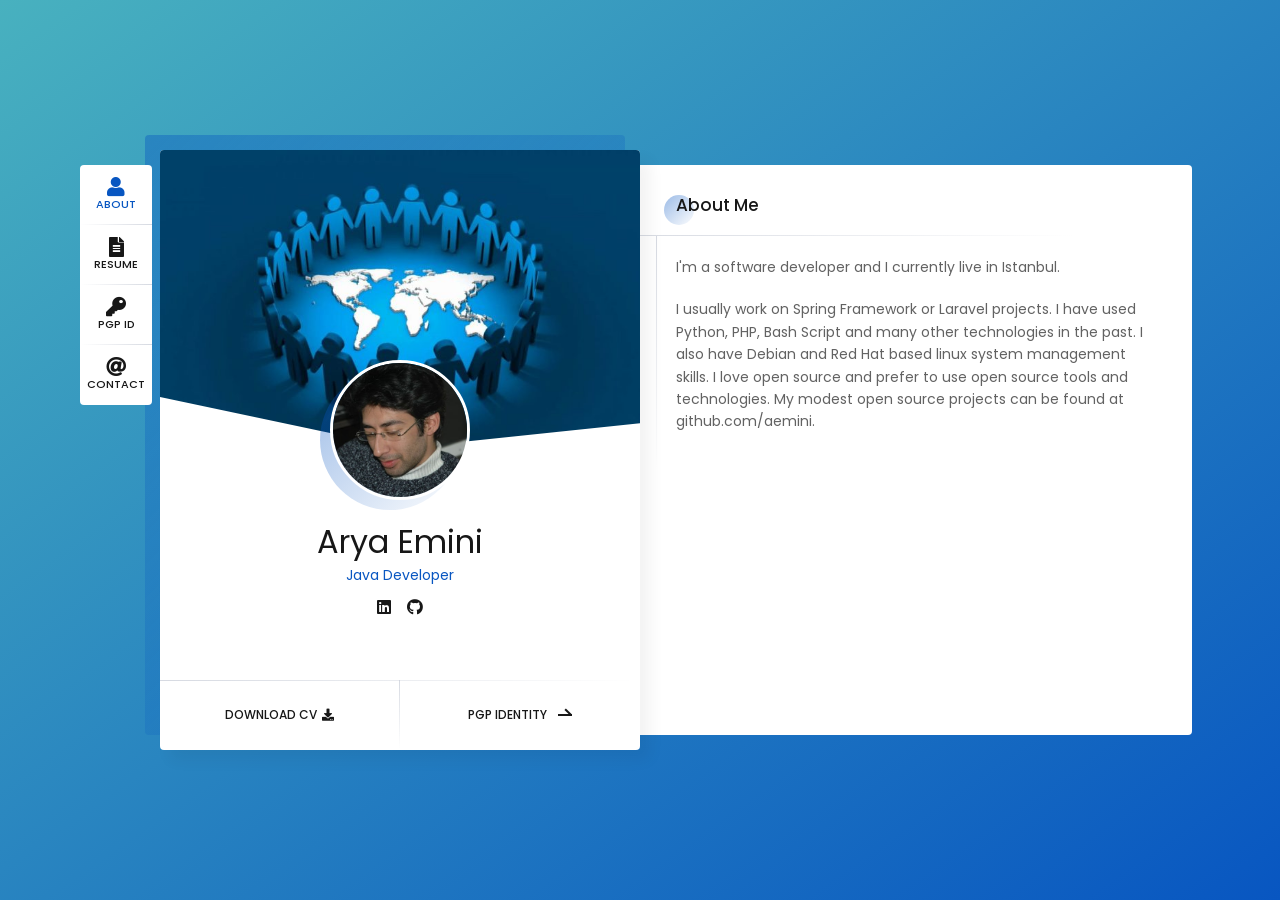
<file: index.html>
<!DOCTYPE html>
<html lang="en">
<head>
  <meta charset="UTF-8">
  <meta http-equiv="X-UA-Compatible" content="IE=edge">
  <title>Arya Emini&#39;s Personal Home Page</title>
  <meta name="viewport" content="width=device-width, initial-scale=1, maximum-scale=1">
  <meta name="description" content="Arya Emini is an organism that transforms nutrients into code">
  <meta name="author" content="Arya Emini">
  <link href="https://fonts.googleapis.com/css?family=Poppins:100,100i,200,200i,300,300i,400,400i,500,500i,600,600i,700,700i,800,800i,900,900i" rel="stylesheet">
  <link rel="stylesheet" href="https://use.fontawesome.com/releases/v5.8.1/css/all.css" integrity="sha384-50oBUHEmvpQ+1lW4y57PTFmhCaXp0ML5d60M1M7uH2+nqUivzIebhndOJK28anvf" crossorigin="anonymous">
  <link rel="stylesheet" href="./assets/css/basic.css">
  <link rel="stylesheet" href="./assets/css/layout.css">
  <link rel="stylesheet" href="./assets/css/animate.css">
  <link rel="stylesheet" href="./assets/css/gradient.css">
  <link rel="stylesheet" href="./assets/css/blue.css">
  <link rel="stylesheet" href="./assets/css/mail-button.css">
  <script async src="https://www.googletagmanager.com/gtag/js?id=UA-16558685-1"></script>
  <script>
	  window.dataLayer = window.dataLayer || [];
	  function gtag(){dataLayer.push(arguments);}
	  gtag('js', new Date());
	  gtag('config', 'UA-16558685-1');
  </script>
  <meta property="og:url" content="http://www.aryaemini.com/">
  <meta property="og:type" content="profile">
  <meta property="og:title" content="Arya Emini&#39;s Personal Home Page">
  <meta property="og:description" content="Arya Emini is an organism that transforms nutrients into code">
  <meta property="og:image" content="./img/arya-emini.jpg">
  <meta property="og:image:type" content="image/jpeg">
  <meta property="og:image:width" content="350">
  <meta property="og:image:height" content="350">
  <script type="application/ld+json">
    {
      "@context": "http://schema.org",
      "@type": "Person",
      "image": "http://www.aryaemini.com/img/arya-emini.jpg",
      "jobTitle": "Software Developer",
      "name": "Arya Emini",
      "height": "181 cm",
      "gender": "male",
      "url": "http://www.aryaemini.com",
      "sameAs" : [
        "https://www.facebook.com/bendeseni",
        "https://www.instagram.com/aryaemini/",
        "https://www.linkedin.com/in/arya-emini-47587760/",
        "https://github.com/aemini/"
      ]
    }
  </script>
</head>
<body>
<div class="page">
  <div class="preloader">
    <div class="centrize full-width">
      <div class="vertical-center">
        <div class="spinner">
          <div class="double-bounce1"></div>
          <div class="double-bounce2"></div>
        </div>
      </div>
    </div>
  </div>
  <div class="background gradient">
    <ul class="bg-bubbles">
      <li></li>
      <li></li>
      <li></li>
      <li></li>
      <li></li>
      <li></li>
      <li></li>
      <li></li>
      <li></li>
      <li></li>
    </ul>
  </div>
  <div class="container opened" data-animation-in="fadeInLeft" data-animation-out="fadeOutLeft">
  <header class="header">
    <div class="top-menu">
      <ul>
        <li class="active">
          <a href="#about-card">
            <span class="icon fas fa-user"></span>
            <span class="link">About</span>
          </a>
        </li>
        <li>
          <a href="#resume-card">
            <span class="icon fas fa-file-alt"></span>
            <span class="link">Resume</span>
          </a>
        </li>
        <li>
          <a href="#pgpkey-card">
            <span class="icon fas fa-key"></span>
            <span class="link">PGP ID</span>
          </a>
        </li>
        <li>
          <a href="#contacts-card">
            <span class="icon fas fa-at"></span>
            <span class="link">Contact</span>
          </a>
        </li>
      </ul>
    </div>
  </header>
  <div class="card-started" id="home-card">
    <div class="profile">
      <div class="slide" style="background-image: url(./img/bg.jpg);"></div>
      <div class="image">
        <img src="./img/arya-emini.jpg" alt="Arya Emini" title="Arya Emini">
      </div>
      <div class="title">Arya Emini</div>
      <div class="subtitle">Java Developer</div>
      <div class="social">
        <a target="_blank" href="https://www.linkedin.com/in/arya-emini-47587760/"><i class="fab fa-linkedin"></i></a>
        <a target="_blank" href="https://github.com/aemini/"><i class="fab fa-github"></i></a>
      </div>
      <div class="lnks">
        <a href="./doc/arya-emini-cv.pdf" class="lnk">
          <span class="text">Download CV</span>
          <span class="fas fa-fw fa-download"></span>
        </a>
        <a href="#" class="lnk discover">
          <span class="text">PGP Identity</span>
          <span class="arrow"></span>
        </a>
      </div>
    </div>
  </div>
  <div class="card-inner animated active" id="about-card">
    <div class="card-wrap">
      <div class="content about">
        <div class="title">About Me</div>
        <div class="row">
          <div class="col col-d-12 col-t-12 col-m-12 border-line-v">
            <div class="text-box"><p>I'm a software developer and I currently live in Istanbul.</p>
<p>I usually work on Spring Framework or Laravel projects. I have used Python, PHP, Bash Script and many other technologies in the past. I also have Debian and Red Hat based linux system management skills. I love open source and prefer to use open source tools and technologies. My modest open source projects can be found at <a href="https://github.com/aemini/">github.com/aemini</a>.</p>
</div>
          </div>
          <div class="clear"></div>
        </div>
      </div>
    </div>
  </div>
  <div class="card-inner" id="resume-card">
    <div class="card-wrap">
      <div class="content resume">
        <div class="title">My Resume</div>
        <div class="row">
  <div class="col col-d-6 col-t-6 col-m-12 border-line-v">
    <div class="resume-title border-line-h">
      <div class="icon"><i class="fas fa-briefcase"></i></div>
      <div class="name">Work Experiences</div>
    </div>
    <div class="resume-items">
      <div class="resume-item border-line-h active">
        <div class="date">
          <span>05.03.2019</span>
          <span> - </span>
          <span>Present</span>
        </div>
        <div class="name">Software Developer</div>
        <div class="company">ÖdeAl</div>
      </div>
      <div class="resume-item border-line-h">
        <div class="date">
          <span>22.08.2016</span>
          <span> - </span>
          <span>30.07.2018</span>
        </div>
        <div class="name">Software Developer</div>
        <div class="company">Sigma Telekom</div>
      </div>
      <div class="resume-item border-line-h">
        <div class="date">
          <span>14.07.2014</span>
          <span> - </span>
          <span>30.06.2016</span>
        </div>
        <div class="name">Product and Service Manager</div>
        <div class="company">INVIO</div>
      </div>
      <div class="resume-item border-line-h">
        <div class="date">
          <span>03.06.2013</span>
          <span> - </span>
          <span>24.07.2013</span>
        </div>
        <div class="name">Product and Service Manager</div>
        <div class="company">Kartaca</div>
      </div>
      <div class="resume-item border-line-h">
        <div class="date">
          <span>19.06.2008</span>
          <span> - </span>
          <span>02.09.2011</span>
        </div>
        <div class="name">Information Technologies Specialist</div>
        <div class="company">Boyabat Elektrik</div>
      </div>
    </div>
  </div>
  <div class="col col-d-6 col-t-6 col-m-12 border-line-v">
    <div class="resume-title border-line-h">
      <div class="icon"><i class="fas fa-user-graduate"></i></div>
      <div class="name">Education</div>
    </div>
    <div class="resume-items">
      <div class="resume-item border-line-h">
        <div class="date">2002 - 2004</div>
        <div class="name">Doğu Akdeniz Üniversitesi</div>
        <div class="company">Bilgisayar Mühendisliği</div>
        <p>
          Doğu Akdeniz Üniversitesi Bilgisayar Mühendisliği
        </p>
      </div>
      <div class="resume-item border-line-h">
        <div class="date">1999 - 2007</div>
        <div class="name">Selçuk Üniversitesi</div>
        <div class="company">Makine</div>
        <p>
          Selçuk Üniversitesi Teknik Bilimler Meslek Yüksek Okulu Makine Bölümü
        </p>
      </div>
      <div class="resume-item">
        <div class="date">2015 - 2016</div>
        <div class="name">Ortadoğu Teknik Üniversitesi</div>
        <div class="company">Sürekli Eğitim Merkezi</div>
        <p>
          Bilgi Teknolojileri Sertifika Programı
        </p>
      </div>
    </div>
  </div>
          <div class="clear"></div>
        </div>
      </div>
  <div class="content skills">
    <div class="title">My Skills</div>
    <div class="row">
      <div class="col col-d-6 col-t-6 col-m-12 border-line-v">
        <div class="skills-list">
          <div class="skill-title border-line-h">
            <div class="icon"><i class="fas fa-terminal"></i></div>
            <div class="name">System Administration</div>
          </div>
          <ul>
            <li class="border-line-h">
              <div class="name">Docker</div>
              <div class="progress">
                <div class="percentage" style="width: 80%"></div>
              </div>
            </li>
            <li class="border-line-h">
              <div class="name">MySQL</div>
              <div class="progress">
                <div class="percentage" style="width: 95%"></div>
              </div>
            </li>
            <li class="border-line-h">
              <div class="name">Ossec</div>
              <div class="progress">
                <div class="percentage" style="width: 75%"></div>
              </div>
            </li>
            <li class="border-line-h">
              <div class="name">PostgreSQL</div>
              <div class="progress">
                <div class="percentage" style="width: 75%"></div>
              </div>
            </li>
            <li class="border-line-h">
              <div class="name">Graylog</div>
              <div class="progress">
                <div class="percentage" style="width: 80%"></div>
              </div>
            </li>
          </ul>
        </div>
      </div>
      <div class="col col-d-6 col-t-6 col-m-12 border-line-v">
        <div class="skills-list">
          <div class="skill-title border-line-h">
            <div class="icon"><i class="fas fa-code"></i></div>
            <div class="name">Software Development</div>
          </div>
          <ul>
            <li class="border-line-h">
              <div class="name">Laravel</div>
              <div class="progress">
                <div class="percentage" style="width: 60%"></div>
              </div>
            </li>
            <li class="border-line-h">
              <div class="name">Spring Framework</div>
              <div class="progress">
                <div class="percentage" style="width: 70%"></div>
              </div>
            </li>
          </ul>
        </div>
      </div>
      <div class="clear"></div>
    </div>
  </div>
    </div>
  </div>
  <div class="card-inner pgpkey" id="pgpkey-card">
    <div class="card-wrap">
      <div class="content pgpkey">
        <div class="title">OpenPGP Identity - Arya Emini</div>
        <div class="row">
          <div class="col col-d-12 col-t-12 col-m-12 border-line-v">
            <p><strong>Name:</strong><br>Arya Emini</p>
            <p><strong>Email:</strong><br>arya@aryaemini.com</p>
            <p><strong>Fingerprint:</strong><br>6BD6 E3EE 55C0 8E69 7F44<br>A6E1 898B C608 88FD 8BF7</p>
            <p><strong>Created:</strong><br>2026-07-16</p>
            <p><strong>Primary key:</strong><br>Ed25519 (certification and signing)</p>
            <p><strong>Encryption subkey:</strong><br>CV25519 (encryption)</p>
            <p><strong>Capabilities:</strong><br>Certification, signing and encryption</p>
            <p><strong>Status:</strong><br>Active OpenPGP identity</p>
            <p><strong>Public key:</strong><br><a href="./pgp/arya-public-key.asc" download>arya-public-key.asc</a></p>
          </div>
        </div>
      </div>
    </div>
  </div>
  <div class="card-inner contacts" id="contacts-card">
    <div class="card-wrap">
      <div class="content contacts">
        <div class="title">Contact Form</div>
        <div class="row">
          <div class="col col-d-12 col-t-12 col-m-12 border-line-v">
            <h1>The contact form is currently unavailable.</h1>
          </div>
        </div>
      </div>
    </div>
  </div>
  </div>
</div>
<script src="./assets/js/jquery-3.4.0.min.js"></script>
<script src="./assets/js/jquery.validate.min.js"></script>
<script src="./assets/js/jquery.slimscroll.js"></script>
<script src="./assets/js/scripts.js"></script>
<script>
function recaptchaCallback(foo) {
	$('#mailSendBtn').removeClass('mailSendBtn');
	$("#recaptchaSection").hide();
	$('#contactForm').submit();
}
function expireCallback() {
	$('#mailSendBtn').addClass('mailSendBtn');
	$("#recaptchaSection").show();
}
</script>
</body>
</html>
</file>
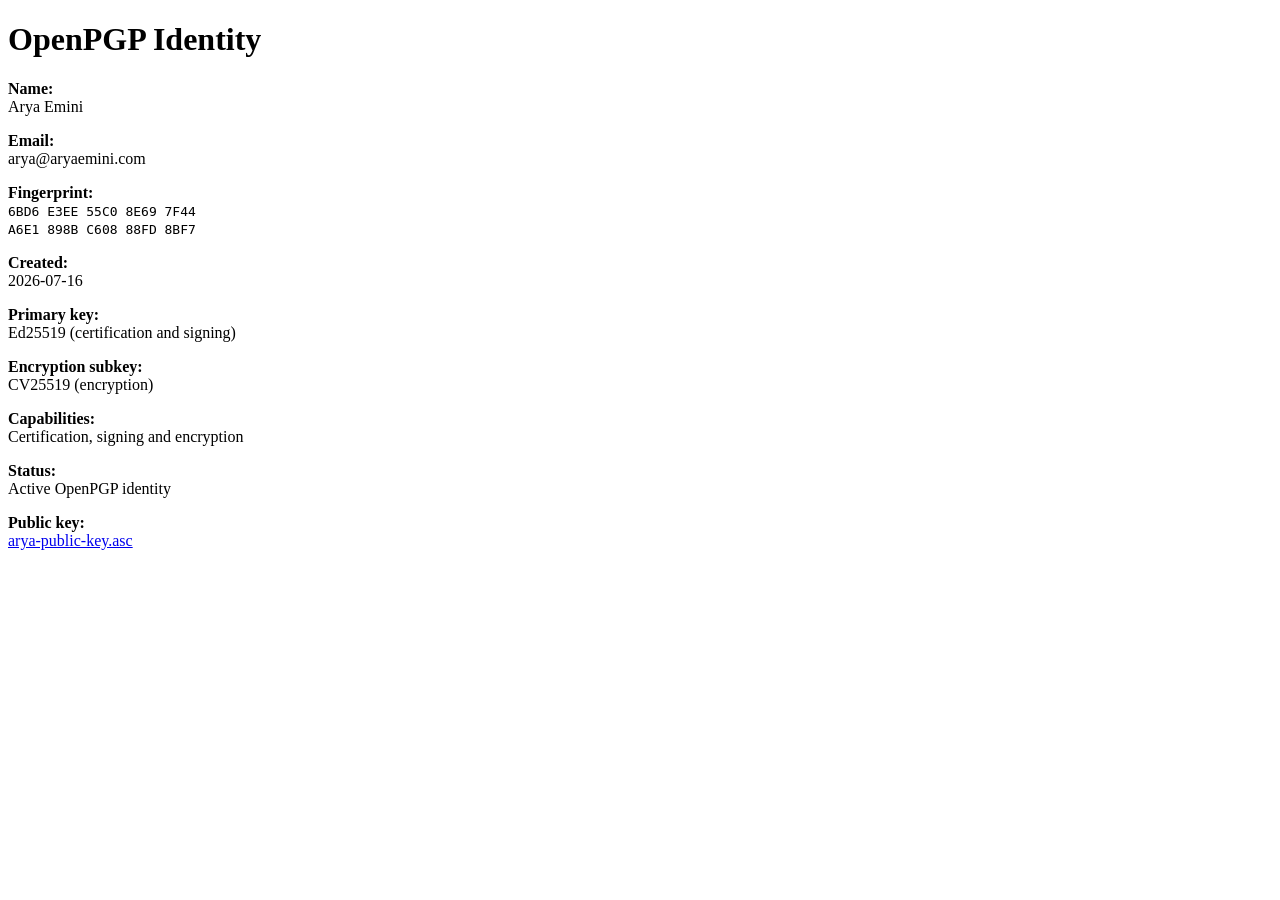
<file: pgp/index.html>
<!doctype html>
<html lang="en">
  <head>
    <meta charset="utf-8">
    <title>OpenPGP Identity - Arya Emini</title>
  </head>
  <body>
    <h1>OpenPGP Identity</h1>
    <p><strong>Name:</strong><br>Arya Emini</p>
    <p><strong>Email:</strong><br>arya@aryaemini.com</p>
    <p><strong>Fingerprint:</strong><br><code>6BD6 E3EE 55C0 8E69 7F44<br>A6E1 898B C608 88FD 8BF7</code></p>
    <p><strong>Created:</strong><br>2026-07-16</p>
    <p><strong>Primary key:</strong><br>Ed25519 (certification and signing)</p>
    <p><strong>Encryption subkey:</strong><br>CV25519 (encryption)</p>
    <p><strong>Capabilities:</strong><br>Certification, signing and encryption</p>
    <p><strong>Status:</strong><br>Active OpenPGP identity</p>
    <p><strong>Public key:</strong><br><a href="./arya-public-key.asc" download>arya-public-key.asc</a></p>
  </body>
</html>
</file>
<file: assets/css/basic.css>
/*
*	 Author: beshleyua
*	 Author URL: http://themeforest.net/user/beshleyua
*/

/* TABLE OF CONTENTS
	1. Base
	2. Container
	3. Columns
	4. Preloader
	5. Typography
	6. Forms
	7. Alignments
	8. Animations
*/

/*
	1. Basic
*/

html {
	margin-right: 0!important;
}

body {
	margin: 0;
	padding: 0;
	border: none;
	font-family: 'Poppins';
	font-size: 14px;
	color: #626262;
	background: #d8dbe2;
	letter-spacing: 0em;
	font-weight: 400;
	-webkit-font-smoothing: antialiased;
	-webkit-text-size-adjust: 100%;
}

.page {
	position: absolute;
	overflow: hidden;
	width: 100%;
	height: 100%;
}

@media (max-width: 1023px) {
	.page {
		overflow: visible;
	}

}

* {
	box-sizing: border-box;
	-webkit-box-sizing: border-box;
}

/*
	2. Container
*/
.container {
	margin: -300px 0 0 -240px;
	position: absolute;
	top: 50%;
	left: 50%;
	width: 480px;
	height: 600px;
	transform: translateX(0px);
	-webkit-transform: translateX(0px);
	-moz-transform: translateX(0px);
	-o-transform: translateX(0px);
	transition: all 0.4s ease 0s;
	-moz-transition: all 0.4s ease 0s;
	-webkit-transition: all 0.4s ease 0s;
	-o-transition: all 0.4s ease 0s;
}

.container.opened {
	transform: translateX(-240px);
	-webkit-transform: translateX(-240px);
	-moz-transform: translateX(-240px);
	-o-transform: translateX(-240px);
}

@media (max-width: 1072px) {
	.container {
		margin: -300px 0 0 -220px;
		width: 440px;
	}

	.container.opened {
		transform: translateX(-204px);
		-webkit-transform: translateX(-204px);
		-moz-transform: translateX(-204px);
		-o-transform: translateX(-204px);
	}

}

@media (max-width: 1023px) {
	.container {
		margin: 0 auto;
		position: relative;
		top: 83px;
		left: 0;
		width: auto;
		max-width: 540px;
		height: auto;
		transform: none;
		-webkit-transform: none;
		-moz-transform: none;
		-o-transform: none;
	}

	.container.opened {
		transform: none;
		-webkit-transform: none;
		-moz-transform: none;
		-o-transform: none;
	}

}

@media (max-width: 560px) {
	.container {
		margin: 0 5px;
		top: 78px;
		width: auto;
		max-width: 100%;
	}

}

.background {
	position: fixed;
	top: 0%;
	left: 0%;
	width: 100%;
	height: 100%;
	background-position: center center;
	background-repeat: no-repeat;
	background-size: cover;
	background-color: rgba(120, 204, 109, 0.4);
}


/*
	3. Columns
*/
.row {
	margin: 0 -20px;
	position: relative;
	font-size: 0;
}

.row .col {
	padding: 20px;
	position: relative;
	display: inline-block;
	vertical-align: top;
	font-size: 14px;
}

.row .col .col {
	padding-top: 0;
	padding-bottom: 20px;
}

@media (min-width: 1024px) {
	.row .col.col-d-12 {
		width: 99.996%;
	}

	.row .col.col-d-11 {
		width: 91.663%;
	}

	.row .col.col-d-10 {
		width: 83.333%;
	}

	.row .col.col-d-9 {
		width: 74.997%;
	}

	.row .col.col-d-8 {
		width: 66.664%;
	}

	.row .col.col-d-7 {
		width: 58.331%;
	}

	.row .col.col-d-6 {
		width: 49.998%;
	}

	.row .col.col-d-5 {
		width: 41.665%;
	}

	.row .col.col-d-4 {
		width: 33.332%;
	}

	.row .col.col-d-3 {
		width: 24.999%;
	}

	.row .col.col-d-2 {
		width: 16.666%;
	}

	.row .col.col-d-1 {
		width: 8.333%;
	}

}

@media (max-width: 1023px) {
	.row .col.col-t-12 {
		width: 99.996%;
	}

	.row .col.col-t-11 {
		width: 91.663%;
	}

	.row .col.col-t-10 {
		width: 83.333%;
	}

	.row .col.col-t-9 {
		width: 74.997%;
	}

	.row .col.col-t-8 {
		width: 66.664%;
	}

	.row .col.col-t-7 {
		width: 58.331%;
	}

	.row .col.col-t-6 {
		width: 49.998%;
	}

	.row .col.col-t-5 {
		width: 41.665%;
	}

	.row .col.col-t-4 {
		width: 33.332%;
	}

	.row .col.col-t-3 {
		width: 24.999%;
	}

	.row .col.col-t-2 {
		width: 16.666%;
	}

	.row .col.col-t-1 {
		width: 8.333%;
	}

}

@media (max-width: 560px) {
	.row .col.col-m-12 {
		width: 99.996%;
	}

	.row .col.col-m-11 {
		width: 91.663%;
	}

	.row .col.col-m-10 {
		width: 83.333%;
	}

	.row .col.col-m-9 {
		width: 74.997%;
	}

	.row .col.col-m-8 {
		width: 66.664%;
	}

	.row .col.col-m-7 {
		width: 58.331%;
	}

	.row .col.col-m-6 {
		width: 49.998%;
	}

	.row .col.col-m-5 {
		width: 41.665%;
	}

	.row .col.col-m-4 {
		width: 33.332%;
	}

	.row .col.col-m-3 {
		width: 24.999%;
	}

	.row .col.col-m-2 {
		width: 16.666%;
	}

	.row .col.col-m-1 {
		width: 8.333%;
	}

}

.row:after {
	content: '';
	display: block;
	clear: both;
}

.border-line-v:before {
	content: '';
	position: absolute;
	left: 0;
	top: 0;
	width: 1px;
	height: 100%;
	background: -moz-radial-gradient(top, ellipse cover, rgba(197, 202, 213, 0.7) 0%, rgba(255, 255, 255, 0) 70%);
	background: -webkit-radial-gradient(top, ellipse cover, rgba(197, 202, 213, 0.7) 0%, rgba(255, 255, 255, 0) 70%);
	background: radial-gradient(ellipse at top, rgba(197, 202, 213, 0.7) 0%, rgba(255, 255, 255, 0) 70%);
}

.border-line-h:after {
	content: '';
	position: absolute;
	left: 0;
	bottom: 0;
	width: 100%;
	height: 1px;
	background: -moz-radial-gradient(left, ellipse cover, rgba(197, 202, 213, 0.7) 0%, rgba(255, 255, 255, 0) 70%);
	background: -webkit-radial-gradient(left, ellipse cover, rgba(197, 202, 213, 0.7) 0%, rgba(255, 255, 255, 0) 70%);
	background: radial-gradient(ellipse at left, rgba(197, 202, 213, 0.7) 0%, rgba(255, 255, 255, 0) 70%);
}

/*
	4. Preloader
*/
.preloader {
	position: fixed;
	top: 0;
	left: 0;
	width: 100%;
	height: 100%;
	text-align: center;
	background: #ffffff;
	z-index: 1000;
}

.preloader .spinner {
	position: relative;
	display: inline-block;
	width: 40px;
	height: 40px;
}

.preloader .spinner .double-bounce1,
.preloader .spinner .double-bounce2 {
	position: absolute;
	top: 0;
	left: 0;
	width: 100%;
	height: 100%;
	background: #78cc6d;
	opacity: 1;
	-webkit-animation: sk-bounce 2s infinite ease-in-out;
	animation: sk-bounce 2s infinite ease-in-out;
	border-radius: 50%;
	-moz-border-radius: 50%;
	-webkit-border-radius: 50%;
	-khtml-border-radius: 50%;
}

.preloader .spinner .double-bounce2 {
	-webkit-animation-delay: -1s;
	animation-delay: -1s;
	opacity: 0.1;
}

/*
	5. Typography
*/
h1,
h2,
h3,
h4,
h5,
h6 {
	margin: 0 0 5px 0;
	font-family: 'Poppins';
	font-size: 25px;
	color: #171717;
	line-height: 33px;
	font-weight: 500;
}

h2 {
	font-size: 24px;
}

h3 {
	font-size: 22px;
}

h4 {
	font-size: 20px;
}

h5 {
	font-size: 18px;
}

h6 {
	font-size: 16px;
}

p {
	font-size: 14px;
	line-height: 1.6;
	padding: 0;
	margin: 0 0 20px 0;
}

strong {
	font-weight: 500;
}

/* links, buttons */
.lnks {
	position: absolute;
	bottom: 0;
	left: 0;
	width: 100%;
	height: 70px;
	z-index: 10;
}

.lnks:before {
	content: '';
	position: absolute;
	left: 0;
	top: 0;
	width: 100%;
	height: 1px;
	background: -moz-radial-gradient(left, ellipse cover, rgba(197, 202, 213, 0.7) 0%, rgba(255, 255, 255, 0) 70%);
	background: -webkit-radial-gradient(left, ellipse cover, rgba(197, 202, 213, 0.7) 0%, rgba(255, 255, 255, 0) 70%);
	background: radial-gradient(ellipse at left, rgba(197, 202, 213, 0.7) 0%, rgba(255, 255, 255, 0) 70%);
}

.lnk,
.button {
	position: relative;
	float: left;
	width: 50%;
	height: 70px;
	line-height: 70px;
	font-size: 12px;
	color: #171717;
	font-weight: 500;
	text-align: center;
	text-decoration: none;
	text-transform: uppercase;
	border: none;
}

.lnk:before,
.button:before {
	content: '';
	position: absolute;
	right: 0;
	top: 0;
	width: 1px;
	height: 100%;
	background: -moz-radial-gradient(top, ellipse cover, rgba(197, 202, 213, 0.7) 0%, rgba(255, 255, 255, 0) 70%);
	background: -webkit-radial-gradient(top, ellipse cover, rgba(197, 202, 213, 0.7) 0%, rgba(255, 255, 255, 0) 70%);
	background: radial-gradient(ellipse at top, rgba(197, 202, 213, 0.7) 0%, rgba(255, 255, 255, 0) 70%);
}

.lnk .ion,
.button .ion,
.lnk .arrow,
.button .arrow {
	margin: 0 0 0 8px;
	position: relative;
	top: -2px;
	display: inline-block;
	vertical-align: middle;
	font-size: 18px;
	transition: all 0.3s ease 0s;
	-moz-transition: all 0.3s ease 0s;
	-webkit-transition: all 0.3s ease 0s;
	-o-transition: all 0.3s ease 0s;
}

.lnk .arrow,
.button .arrow {
	top: -1px;
	width: 14px;
	height: 2px;
}

.lnk .arrow:before,
.button .arrow:before,
.lnk .arrow:after,
.button .arrow:after {
	content: '';
	position: absolute;
	left: 0;
	top: 0;
	width: 100%;
	height: 100%;
	background: #171717;
	transition: all 0.3s ease 0s;
	-moz-transition: all 0.3s ease 0s;
	-webkit-transition: all 0.3s ease 0s;
	-o-transition: all 0.3s ease 0s;
}

.lnk .arrow:after,
.button .arrow:after {
	left: auto;
	top: auto;
	right: 0;
	bottom: 3px;
	width: 8px;
	height: 2px;
	transform: rotate(45deg);
	-webkit-transform: rotate(45deg);
	-moz-transform: rotate(45deg);
	-o-transform: rotate(45deg);
}

.lnk .text,
.button .text {
	transition: all 0.3s ease 0s;
	-moz-transition: all 0.3s ease 0s;
	-webkit-transition: all 0.3s ease 0s;
	-o-transition: all 0.3s ease 0s;
}

.lnk:last-child:before,
.button:last-child:before {
	display: none;
}

.lnk:hover,
.button:hover {
	color: #78cc6d;
}

.lnk:hover .ion,
.button:hover .ion {
	color: #78cc6d;
}

.lnk:hover .arrow:before,
.button:hover .arrow:before,
.lnk:hover .arrow:after,
.button:hover .arrow:after {
	background: #78cc6d;
}

.button {
	display: inline-block;
	float: none;
	width: auto;
}

a {
	color: #626262;
	text-decoration: none;
	opacity: 1;
	outline: none;
}

a:hover {
	text-decoration: none;
	color: #78cc6d;
}

/* lists */
ol,
ul {
	list-style: none;
	margin-top: 0px;
	margin-bottom: 0px;
	padding-left: 0px;
}

ul ul,
ul ol,
ol ol,
ol ul {
	margin-bottom: 0px;
}

li {
	margin-bottom: 0px;
}

/* code */
code {
	background: #d8dbe2;
	font-size: 16px;
	font-family: 'Poppins';
	margin: 20px 0;
	padding: 10px 20px;
}

/* tables */
table {
	width: 100%;
	margin: 30px 0;
	padding: 0;
	border-collapse: collapse;
}

th {
	font-weight: 500;
	border: none;
	border-bottom: 1px solid #d8dbe2;
	color: #171717;
	padding: 12px 15px;
	text-align: left;
}

td {
	border: none;
	border-bottom: 1px solid #d8dbe2;
	padding: 12px 15px;
	text-align: left;
	color: #626262;
}

/* blockquote */
blockquote {
	font-family: 'Poppins';
}

/*
	6. Forms
*/
input,
textarea,
button {
	margin: 0;
	padding: 0;
	display: block;
	font-family: 'Poppins';
	font-size: 13px;
	width: 100%;
	height: 60px;
	color: #171717;
	background: none;
	border: none;
	border-bottom: 1px solid #d8dbe2;
	-webkit-appearance: none;
	-moz-appearance: none;
	appearance: none;
	resize: none;
	outline: 0;
	transition: all 0.3s ease 0s;
	-moz-transition: all 0.3s ease 0s;
	-webkit-transition: all 0.3s ease 0s;
	-o-transition: all 0.3s ease 0s;
	border-radius: 0px;
	-moz-border-radius: 0px;
	-webkit-border-radius: 0px;
	-khtml-border-radius: 0px;
}

input:focus,
textarea:focus,
button:focus {
	color: #171717;
	border-bottom: 1px solid #78cc6d;
}

textarea {
	padding: 15px 0;
	height: 80px;
}

button {
	width: auto;
	display: inline-block;
	vertical-align: top;
	color: #171717;
	border-bottom: 1px solid #d8dbe2;
	text-align: left;
	cursor: pointer;
}

button:hover {
	border-bottom: 1px solid #78cc6d;
}

label,
legend {
	display: block;
	padding-bottom: 10px;
	font-family: 'Poppins';
	font-size: 14px;
}

fieldset {
	border-width: 0;
	padding: 0;
}

input[type="checkbox"],
input[type="radio"] {
	display: inline;
}

::-webkit-input-placeholder {
	color: #999999;
}

:-moz-placeholder {
	color: #999999;
}

::-moz-placeholder {
	color: #999999;
}

:-ms-input-placeholder {
	color: #999999;
}

input:focus::-webkit-input-placeholder,
textarea:focus::-webkit-input-placeholder {
	color: #171717;
}

input:focus:-moz-placeholder,
textarea:focus:-moz-placeholder {
	color: #171717;
}

input:focus::-moz-placeholder,
textarea:focus::-moz-placeholder {
	color: #171717;
}

input:focus:-ms-input-placeholder,
textarea:focus:-ms-input-placeholder {
	color: #171717;
}

input.error,
textarea.error {
	border-bottom: 1px solid #ff0000 !important;
}

label.error {
	display: none!important;
}

input.error::-moz-placeholder,
textarea.error::-moz-placeholder {
	color: #ff0000;
}

input.error:-moz-placeholder,
textarea.error:-moz-placeholder {
	color: #ff0000;
}

input.error:-ms-input-placeholder,
textarea.error:-ms-input-placeholder {
	color: #ff0000;
}

input.error::-webkit-input-placeholder,
textarea.error::-webkit-input-placeholder {
	color: #ff0000;
}

/*
	7. Alignments
*/
.align-center {
	text-align: center !important;
}

.align-right {
	text-align: right !important;
}

.align-left {
	text-align: left !important;
}

.pull-right {
	float: right !important;
}

.pull-left {
	float: left !important;
}

.pull-none {
	float: none !important;
}

/* width */
.full-width {
	max-width: 100% !important;
	width: 100% !important;
}

.full-max-width {
	max-width: 100% !important;
	width: auto !important;
}

/* vertical align */
.centrize {
	display: table !important;
	table-layout: fixed !important;
	height: 100% !important;
	position: relative !important;
}

.vertical-center {
	display: table-cell !important;
	vertical-align: middle !important;
}

.vertical-top {
	display: table-cell !important;
	vertical-align: top !important;
}

.vertical-bottom {
	display: table-cell !important;
	vertical-align: bottom !important;
}

/* text formating */
.text-uppercase {
	text-transform: uppercase !important;
}

.text-lowercase {
	text-transform: lowercase !important;
}

.text-capitalize {
	text-transform: capitalize !important;
}

.text-regular {
	font-weight: 400 !important;
}

.text-bold {
	font-weight: 700 !important;
}

.text-italic {
	font-style: italic !important;
}

/* clearing */
.clear {
	clear: both;
}

/*
	8. Animations
*/
/* flip cards */
.FlipIn {
	-webkit-backface-visibility: visible !important;
	backface-visibility: visible !important;
	-webkit-animation-duration: 0.7s !important;
	animation-duration: 0.7s !important;
	-webkit-animation-name: FlipIn;
	animation-name: FlipIn;
}

@-webkit-keyframes FlipIn {
	from {
		-webkit-transform: perspective(400px) rotate3d(0, 1, 0, 90deg);
		transform: perspective(400px) rotate3d(0, 1, 0, 90deg);
		-webkit-animation-timing-function: ease-in;
		animation-timing-function: ease-in;
		opacity: 0;
	}

	60% {
		-webkit-transform: perspective(400px) rotate3d(0, 1, 0, 0deg);
		transform: perspective(400px) rotate3d(0, 1, 0, 0deg);
		opacity: 1;
	}

	80% {
		-webkit-transform: perspective(400px) rotate3d(0, 1, 0, -5deg);
		transform: perspective(400px) rotate3d(0, 1, 0, -5deg);
	}

	to {
		-webkit-transform: perspective(400px);
		transform: perspective(400px);
	}

}

@keyframes FlipIn {
	from {
		-webkit-transform: perspective(400px) rotate3d(0, 1, 0, 90deg);
		transform: perspective(400px) rotate3d(0, 1, 0, 90deg);
		-webkit-animation-timing-function: ease-in;
		animation-timing-function: ease-in;
		opacity: 0;
	}

	60% {
		-webkit-transform: perspective(400px) rotate3d(0, 1, 0, 0deg);
		transform: perspective(400px) rotate3d(0, 1, 0, 0deg);
		opacity: 1;
	}

	80% {
		-webkit-transform: perspective(400px) rotate3d(0, 1, 0, -5deg);
		transform: perspective(400px) rotate3d(0, 1, 0, -5deg);
	}

	to {
		-webkit-transform: perspective(400px);
		transform: perspective(400px);
	}

}

.FlipOut {
	-webkit-animation-duration: 0.7s !important;
	animation-duration: 0.7s !important;
	-webkit-backface-visibility: visible !important;
	backface-visibility: visible !important;
	-webkit-animation-name: FlipOut;
	animation-name: FlipOut;
}

@-webkit-keyframes FlipOut {
	from {
		-webkit-transform: perspective(400px);
		transform: perspective(400px);
	}

	30% {
		-webkit-transform: perspective(400px) rotate3d(0, 1, 0, -5deg);
		transform: perspective(400px) rotate3d(0, 1, 0, -5deg);
		opacity: 1;
	}

	to {
		-webkit-transform: perspective(400px) rotate3d(0, 1, 0, 90deg);
		transform: perspective(400px) rotate3d(0, 1, 0, 90deg);
		opacity: 0;
	}

}

@keyframes FlipOut {
	from {
		-webkit-transform: perspective(400px);
		transform: perspective(400px);
	}

	30% {
		-webkit-transform: perspective(400px) rotate3d(0, 1, 0, -5deg);
		transform: perspective(400px) rotate3d(0, 1, 0, -5deg);
		opacity: 1;
	}

	to {
		-webkit-transform: perspective(400px) rotate3d(0, 1, 0, 90deg);
		transform: perspective(400px) rotate3d(0, 1, 0, 90deg);
		opacity: 0;
	}

}

/* preloader */
@-webkit-keyframes sk-bounce {
	0%,
	100% {
		-webkit-transform: scale(0);
	}

	50% {
		-webkit-transform: scale(1);
	}

}

@keyframes sk-bounce {
	0%,
	100% {
		transform: scale(0);
		-webkit-transform: scale(0);
	}

	50% {
		transform: scale(1);
		-webkit-transform: scale(1);
	}

}
</file>
<file: assets/css/layout.css>
/*
*	 Author: beshleyua
*	 Author URL: http://themeforest.net/user/beshleyua
*/

/* TABLE OF CONTENTS
	1. Base
	2. Container
	3. Columns
	4. Preloader
	5. Typography
	6. Forms
	7. Alignments
	8. Animations
*/

/*
	1. Header
*/

.header {
	position: absolute;
	left: -80px;
	top: 15px;
	width: 72px;
	z-index: 100;
	text-align: center;
	opacity: 1;
	visibility: visible;
	border-radius: 4px;
	-moz-border-radius: 4px;
	-webkit-border-radius: 4px;
	-khtml-border-radius: 4px;
}

.header.active {
	opacity: 1!important;
	visibility: visible!important;
}

.header .top-menu {
	width: 100%;
	font-size: 0;
}

.header .top-menu ul li {
	display: block;
	transition: color 0.3s ease 0s;
	-moz-transition: color 0.3s ease 0s;
	-webkit-transition: color 0.3s ease 0s;
	-o-transition: color 0.3s ease 0s;
}

.header .top-menu ul li:first-child a {
	border-radius: 4px 4px 0 0;
	-moz-border-radius: 4px 4px 0 0;
	-webkit-border-radius: 4px 4px 0 0;
	-khtml-border-radius: 4px 4px 0 0;
}

.header .top-menu ul li:last-child a {
	border-radius: 0 0 4px 4px;
	-moz-border-radius: 0 0 4px 4px;
	-webkit-border-radius: 0 0 4px 4px;
	-khtml-border-radius: 0 0 4px 4px;
	border: none;
}

.header .top-menu ul li:last-child a:before {
	display: none;
}

.header .top-menu ul li a {
	position: relative;
	overflow: hidden;
	display: block;
	height: 72px;
	color: #171717;
	text-align: center;
	background: #ffffff;
}

.header .top-menu ul li a:before {
	content: '';
	position: absolute;
	left: 0;
	bottom: 0;
	width: 100%;
	height: 1px;
	background: -moz-radial-gradient(right, ellipse cover, rgba(197, 202, 213, 0.7) 0%, rgba(255, 255, 255, 0) 70%);
	background: -webkit-radial-gradient(right, ellipse cover, rgba(197, 202, 213, 0.7) 0%, rgba(255, 255, 255, 0) 70%);
	background: radial-gradient(ellipse at right, rgba(197, 202, 213, 0.7) 0%, rgba(255, 255, 255, 0) 70%);
}

.header .top-menu ul li a .icon {
	margin: -27px 0 0 -20px;
	position: absolute;
	top: 50%;
	left: 50%;
	width: 40px;
	height: 40px;
	font-size: 20px;
	color: #171717;
	line-height: 40px;
	border-radius: 30px;
	-moz-border-radius: 30px;
	-webkit-border-radius: 30px;
	-khtml-border-radius: 30px;
	transition: all 0.3s ease 0s;
	-moz-transition: all 0.3s ease 0s;
	-webkit-transition: all 0.3s ease 0s;
	-o-transition: all 0.3s ease 0s;
}

.header .top-menu ul li a .link {
	position: absolute;
	left: 0;
	top: 57%;
	width: 100%;
	display: block;
	font-size: 11px;
	font-weight: 500;
	text-transform: uppercase;
	transition: all 0.3s ease 0s;
	-moz-transition: all 0.3s ease 0s;
	-webkit-transition: all 0.3s ease 0s;
	-o-transition: all 0.3s ease 0s;
}

.header .top-menu ul li:hover a,
.header .top-menu ul li.active a {
	color: #78cc6d;
}

.header .top-menu ul li:hover a .icon,
.header .top-menu ul li.active a .icon,
.header .top-menu ul li:hover a .link,
.header .top-menu ul li.active a .link {
	color: #78cc6d;
}

@media (max-width: 1023px) {
	.header {
		position: fixed;
		left: 0;
		top: -4px;
		width: 100%;
		height: 72px;
		display: flex;
		align-items: center;
		justify-content: center;
	}

	.header .top-menu {
		margin: 0 auto;
		max-width: 540px;
		display: flex;
		box-shadow: 0 0 25px rgba(0, 0, 0, 0.05);
	}

	.header .top-menu ul {
		display: flex;
		width: 100%;
	}

	.header .top-menu ul li {
		display: block;
		width: 100%;
	}

	.header .top-menu ul li:first-child a {
		border-radius: 4px 0 0 4px;
		-moz-border-radius: 4px 0 0 4px;
		-webkit-border-radius: 4px 0 0 4px;
		-khtml-border-radius: 4px 0 0 4px;
	}

	.header .top-menu ul li:last-child a {
		border-radius: 0 4px 4px 0;
		-moz-border-radius: 0 4px 4px 0;
		-webkit-border-radius: 0 4px 4px 0;
		-khtml-border-radius: 0 4px 4px 0;
	}

	.header .top-menu ul li a:before {
		content: '';
		position: absolute;
		left: 0;
		bottom: 0;
		width: 1px;
		height: 100%;
		background: -moz-radial-gradient(top, ellipse cover, rgba(197, 202, 213, 0.7) 0%, rgba(255, 255, 255, 0) 70%);
		background: -webkit-radial-gradient(top, ellipse cover, rgba(197, 202, 213, 0.7) 0%, rgba(255, 255, 255, 0) 70%);
		background: radial-gradient(ellipse at top, rgba(197, 202, 213, 0.7) 0%, rgba(255, 255, 255, 0) 70%);
	}

	.header .top-menu ul li:last-child a:before {
		display: block;
	}

}

@media (max-width: 560px) {
	.header {
		padding: 0 5px;
		width: 100%;
	}

	.header .top-menu {
		max-width: 100%;
	}

}

/*
	2. Card - Started
*/
.card-started {
	position: relative;
	width: 100%;
	height: 600px;
	z-index: 11;
	border-radius: 4px;
	-moz-border-radius: 4px;
	-webkit-border-radius: 4px;
	-khtml-border-radius: 4px;
}

.card-started:before {
	content: '';
	position: absolute;
	top: 0;
	left: 0;
	width: 100%;
	height: 100%;
	box-shadow: 10px 10px 15px rgba(0, 0, 0, 0.05);
	border-radius: 0 0 4px 0;
	-moz-border-radius: 0 0 4px 0;
	-webkit-border-radius: 0 0 4px 0;
	-khtml-border-radius: 0 0 4px 0;
}

.card-started:after {
	content: '';
	position: absolute;
	left: -15px;
	top: -15px;
	width: 100%;
	height: 100%;
	background: -moz-linear-gradient(-45deg, rgba(120, 204, 109, 0.4) 0%, rgba(120, 204, 109, 0.01) 100%);
	background: -webkit-linear-gradient(-45deg, rgba(120, 204, 109, 0.4) 0%, rgba(120, 204, 109, 0.01) 100%);
	background: linear-gradient(135deg, rgba(120, 204, 109, 0.4) 0%, rgba(120, 204, 109, 0.01) 100%);
	border-radius: 4px;
	-moz-border-radius: 4px;
	-webkit-border-radius: 4px;
	-khtml-border-radius: 4px;
}

.card-started .profile {
	padding: 210px 50px 50px 50px;
	position: relative;
	height: 100%;
	background: #ffffff;
	text-align: center;
	z-index: 10;
	border-radius: 4px;
	-moz-border-radius: 4px;
	-webkit-border-radius: 4px;
	-khtml-border-radius: 4px;
}

.card-started .profile.no-photo {
	padding-top: 340px;
}

.card-started .profile.no-photo .image {
	display: none;
}

.card-started .profile .slide {
	position: absolute;
	overflow: hidden;
	left: 0;
	top: 0;
	width: 100%;
	height: 300px;
	background-color: #626262;
	background-repeat: no-repeat;
	background-position: center center;
	background-size: cover;
	border-radius: 4px 4px 0 0;
	-moz-border-radius: 4px 4px 0 0;
	-webkit-border-radius: 4px 4px 0 0;
	-khtml-border-radius: 4px 4px 0 0;
}

.card-started .profile .slide:before,
.card-started .profile .slide:after {
	content: '';
	position: absolute;
	left: -25%;
	bottom: -198px;
	width: 700px;
	height: 200px;
	background: #ffffff;
	transform: rotate(12deg);
	-webkit-transform: rotate(12deg);
	-moz-transform: rotate(12deg);
	-o-transform: rotate(12deg);
}

.card-started .profile .slide:after {
	left: auto;
	right: -25%;
	transform: rotate(-6deg);
	-webkit-transform: rotate(-6deg);
	-moz-transform: rotate(-6deg);
	-o-transform: rotate(-6deg);
}

.card-started .profile .image {
	margin: 0 0 20px 0;
	position: relative;
	display: inline-block;
	width: 140px;
}

.card-started .profile .image:before {
	content: '';
	position: absolute;
	top: 10px;
	left: -10px;
	width: 100%;
	height: 100%;
	background: -moz-linear-gradient(-45deg, rgba(120, 204, 109, 0.4) 0%, rgba(120, 204, 109, 0.01) 100%);
	background: -webkit-linear-gradient(-45deg, rgba(120, 204, 109, 0.4) 0%, rgba(120, 204, 109, 0.01) 100%);
	background: linear-gradient(135deg, rgba(120, 204, 109, 0.4) 0%, rgba(120, 204, 109, 0.01) 100%);
	border-radius: 100%;
	-moz-border-radius: 100%;
	-webkit-border-radius: 100%;
	-khtml-border-radius: 100%;
}

.card-started .profile .image img {
	position: relative;
	display: block;
	width: 100%;
	height: auto;
	border: 3px solid #ffffff;
	border-radius: 100%;
	-moz-border-radius: 100%;
	-webkit-border-radius: 100%;
	-khtml-border-radius: 100%;
}

.card-started .profile .title {
	margin: 0 0 10px 0;
	font-size: 32px;
	color: #171717;
	line-height: 32px;
	font-weight: 400;
}

.card-started .profile .subtitle {
	margin: 0 0 15px 0;
	font-size: 14px;
	color: #78cc6d;
	line-height: 14px;
	font-weight: 400;
}

.card-started .profile .social a {
	margin: 0 6px;
	display: inline-block;
	vertical-align: middle;
}

.card-started .profile .social a .ion, .card-started .profile .social a .fab, .card-started .profile .social a .fas {
	font-size: 16px;
	color: #171717;
	transition: all 0.3s ease 0s;
	-moz-transition: all 0.3s ease 0s;
	-webkit-transition: all 0.3s ease 0s;
	-o-transition: all 0.3s ease 0s;
}

.card-started .profile .social a:hover .ion, .card-started .profile .social a:hover .fab, .card-started .profile .social a:hover .fas {
	color: #78cc6d;
}

.card-started .profile .lnk.active.discover .arrow {
	transform: scaleX(-1);
	-webkit-transform: scaleX(-1);
	-moz-transform: scaleX(-1);
	-o-transform: scaleX(-1);
}

@media (max-width: 560px) {
	.card-started {
		height: 480px;
	}

	.card-started:after {
		display: none;
	}

	.card-started .profile {
		padding: 135px 25px 25px 25px;
	}

	.card-started .profile.no-photo {
		padding-top: 250px;
	}

	.card-started .profile .slide {
		height: 200px;
	}

	.card-started .profile .image {
		margin: 0 0 15px 0;
		width: 124px;
	}

	.card-started .profile .title {
		font-size: 28px;
		line-height: 28px;
	}

}

/*
	3. Cards
*/
.card-inner {
	padding: 0;
	position: absolute;
	overflow: hidden;
	left: 95%;
	top: 15px;
	width: 120%;
	height: 570px;
	background: #ffffff;
	transform-origin: center left;
	opacity: 0;
	visibility: hidden;
	z-index: 8;
	border-radius: 4px;
	-moz-border-radius: 4px;
	-webkit-border-radius: 4px;
	-khtml-border-radius: 4px;
	transition: visibility 1s linear, opacity 0.5s linear;
	-moz-transition: visibility 1s linear, opacity 0.5s linear;
	-webkit-transition: visibility 1s linear, opacity 0.5s linear;
	-o-transition: visibility 1s linear, opacity 0.5s linear;
}

.card-inner.animated {
	opacity: 1;
	visibility: visible;
	z-index: 9;
}

.card-inner.active {
	opacity: 1;
	visibility: visible;
	z-index: 10;
}

.card-inner.hidden {
	opacity: 0;
	visibility: hidden;
	z-index: 9;
}

.card-inner:before,
.card-inner:after {
	content: '';
	position: absolute;
	top: 0;
	left: 0;
	right: 20px;
	height: 20px;
	background: #ffffff;
	z-index: 10;
}

.card-inner:after {
	top: auto;
	bottom: 0;
}

.card-inner .card-wrap {
	padding: 30px 30px 30px 60px;
	position: relative;
	overflow-x: hidden;
	height: 100%;
}

@media (max-width: 1072px) {
	.card-inner {
		width: 115%;
	}

}

@media (max-width: 1023px) {
	.card-inner {
		position: relative;
		margin: 15px 0;
		left: 0;
		top: 0;
		width: auto;
		height: auto;
		opacity: 1;
		visibility: visible;
	}

	.card-inner .card-wrap {
		padding: 30px 30px 30px 40px;
		overflow: visible;
		height: auto;
	}

	.card-inner:last-child {
		margin-bottom: 50px;
	}

}

@media (max-width: 560px) {
	.card-inner {
		margin: 10px 0;
	}

	.card-inner .card-wrap {
		padding: 30px;
	}

	.card-inner:last-child {
		margin-bottom: 10px;
	}

}

/* content */
.content {
	margin: 0 0 60px 0;
	position: relative;
}

.content:last-child {
	margin-bottom: 0;
}

.content .title {
	margin: 0 0 15px 0;
	padding: 0 0 5px 0;
	position: relative;
	font-size: 17px;
	color: #171717;
	line-height: 21px;
	font-weight: 500;
}

.content .title:before {
	content: '';
	position: absolute;
	left: -12px;
	top: 0;
	width: 30px;
	height: 30px;
	background: -moz-linear-gradient(-45deg, rgba(120, 204, 109, 0.4) 0%, rgba(120, 204, 109, 0.01) 100%);
	background: -webkit-linear-gradient(-45deg, rgba(120, 204, 109, 0.4) 0%, rgba(120, 204, 109, 0.01) 100%);
	background: linear-gradient(135deg, rgba(120, 204, 109, 0.4) 0%, rgba(120, 204, 109, 0.01) 100%);
	z-index: -1;
	border-radius: 30px;
	-moz-border-radius: 30px;
	-webkit-border-radius: 30px;
	-khtml-border-radius: 30px;
}

.content .title:after {
	content: '';
	position: absolute;
	left: -60px;
	bottom: -15px;
	width: 95%;
	height: 1px;
	background: -moz-radial-gradient(left, ellipse cover, rgba(197, 202, 213, 0.7) 0%, rgba(255, 255, 255, 0) 70%);
	background: -webkit-radial-gradient(left, ellipse cover, rgba(197, 202, 213, 0.7) 0%, rgba(255, 255, 255, 0) 70%);
	background: radial-gradient(ellipse at left, rgba(197, 202, 213, 0.7) 0%, rgba(255, 255, 255, 0) 70%);
}

/*
	4. Card - About
*/
/* 4.1 About */
.info-list ul li {
	display: inline-block;
	width: 48%;
	line-height: 1.6;
}

.info-list ul li strong {
	display: inline-block;
	font-size: 13px;
	color: #171717;
	font-weight: 500;
	text-transform: uppercase;
}

@media (max-width: 560px) {
	.info-list ul li {
		display: block;
		width: auto;
	}

}

/* 4.2 Services */
.service-items {
	font-size: 0;
}

.service-items.border-line-v:after {
	margin: 0 0 0 -1px;
	content: '';
	position: absolute;
	left: 50%;
	top: 0;
	width: 1px;
	height: 100%;
	background: -moz-radial-gradient(top, ellipse cover, rgba(197, 202, 213, 0.7) 0%, rgba(255, 255, 255, 0) 70%);
	background: -webkit-radial-gradient(top, ellipse cover, rgba(197, 202, 213, 0.7) 0%, rgba(255, 255, 255, 0) 70%);
	background: radial-gradient(ellipse at top, rgba(197, 202, 213, 0.7) 0%, rgba(255, 255, 255, 0) 70%);
}

.service-items .service-item {
	text-align: left;
}

.service-items .service-item .icon {
	margin: 0;
	width: 60px;
	height: 60px;
	text-align: center;
	font-size: 32px;
	color: #78cc6d;
	background: -moz-linear-gradient(-45deg, rgba(120, 204, 109, 0.4) 0%, rgba(120, 204, 109, 0.01) 100%);
	background: -webkit-linear-gradient(-45deg, rgba(120, 204, 109, 0.4) 0%, rgba(120, 204, 109, 0.01) 100%);
	background: linear-gradient(135deg, rgba(120, 204, 109, 0.4) 0%, rgba(120, 204, 109, 0.01) 100%);
	border-radius: 60px;
	-moz-border-radius: 60px;
	-webkit-border-radius: 60px;
	-khtml-border-radius: 60px;
}

.service-items .service-item .icon .ion, .service-items .service-item .icon .fab, .service-items .service-item .icon .fas {
	display: block;
	line-height: 60px;
}

.service-items .service-item .name {
	margin: 15px 0 10px 0;
	font-size: 13px;
	color: #171717;
	font-weight: 500;
	text-transform: uppercase;
}

.service-items .service-item p {
	margin: 0;
}

@media (max-width: 560px) {
	.service-items.border-line-v:after {
		display: none;
	}

	.service-items .col:after {
		content: '';
		position: absolute;
		left: 0;
		bottom: 0;
		width: 100%;
		height: 1px;
		background: -moz-radial-gradient(left, ellipse cover, rgba(197, 202, 213, 0.7) 0%, rgba(255, 255, 255, 0) 70%);
		background: -webkit-radial-gradient(left, ellipse cover, rgba(197, 202, 213, 0.7) 0%, rgba(255, 255, 255, 0) 70%);
		background: radial-gradient(ellipse at left, rgba(197, 202, 213, 0.7) 0%, rgba(255, 255, 255, 0) 70%);
	}

}

/* 4.3 Pricing */
.pricing-items {
	font-size: 0;
}

.pricing-items .pricing-item {
	padding: 0 0 70px 0;
	text-align: center;
}

.pricing-items .pricing-item .icon {
	margin: 0 auto;
	width: 40px;
	height: 40px;
	text-align: center;
	font-size: 32px;
	color: #78cc6d;
}

.pricing-items .pricing-item .icon .ion, .pricing-items .pricing-item .icon .fab, .pricing-items .pricing-item .icon .fas {
	display: block;
	line-height: 40px;
}

.pricing-items .pricing-item .name {
	margin: 0 0 30px 0;
	font-size: 13px;
	color: #171717;
	font-weight: 500;
	text-transform: uppercase;
}

.pricing-items .pricing-item .amount {
	margin: 0 0 25px 0;
}

.pricing-items .pricing-item .amount .number {
	margin: 0;
	position: relative;
	display: inline-block;
	vertical-align: middle;
	font-size: 42px;
	line-height: 26px;
	font-weight: 500;
	color: #171717;
}

.pricing-items .pricing-item .amount .dollar,
.pricing-items .pricing-item .amount .period {
	margin: 0 3px;
	position: relative;
	bottom: 7px;
	display: inline-block;
	vertical-align: top;
	font-size: 17px;
	font-weight: 400;
	color: #171717;
}

.pricing-items .pricing-item .amount .period {
	bottom: auto;
	top: 7px;
	vertical-align: bottom;
	font-size: 13px;
	color: #626262;
}

.pricing-items .pricing-item .feature-list ul li {
	padding: 5px 0;
	font-size: 14px;
	color: #171717;
}

.pricing-items .pricing-item .feature-list ul li:last-child {
	border-bottom: none;
}

.pricing-items .pricing-item .feature-list ul li.disable {
	text-decoration: line-through;
	opacity: 0.6;
}

.pricing-items .pricing-item .feature-list ul li strong {
	margin: 0 0 0 5px;
	padding: 0 5px;
	display: inline-block;
	vertical-align: middle;
	font-size: 12px;
	color: #171717;
	background: rgba(120, 204, 109, 0.4);
	font-weight: 300;
	border-radius: 2px;
	-moz-border-radius: 2px;
	-webkit-border-radius: 2px;
	-khtml-border-radius: 2px;
}

.pricing-items .pricing-item .lnks .lnk {
	float: none;
	width: 100%;
	display: block;
}

.pricing-items .pricing-item .speed-basic {
	transform: scaleX(-1);
	-webkit-transform: scaleX(-1);
	-moz-transform: scaleX(-1);
	-o-transform: scaleX(-1);
}

/* 4.4 Fun Fact */
.fuct-items {
	font-size: 0;
}

.fuct-items .fuct-item {
	position: relative;
	text-align: center;
}

.fuct-items .fuct-item .icon {
	margin: 0 auto;
	width: 60px;
	height: 60px;
	text-align: center;
	font-size: 32px;
	color: #78cc6d;
}

.fuct-items .fuct-item .icon .ion, .fuct-items .fuct-item .icon .fab, .fuct-items .fuct-item .icon .fas {
	display: block;
	line-height: 60px;
}

.fuct-items .fuct-item .name {
	margin: 0;
	font-size: 13px;
	color: #171717;
	font-weight: 500;
	text-transform: uppercase;
}

/* 4.5 Clients */
.client-items {
	font-size: 0;
	text-align: center;
}

.client-items .client-item img {
	max-width: 100%;
	opacity: 0.4;
}

/*
	5. Resume
*/
.resume-title,
.skill-title {
	padding: 0 0 20px 0;
	position: relative;
}

.resume-title:after,
.skill-title:after {
	left: -20px;
}

.resume-title .icon,
.skill-title .icon {
	position: relative;
	top: -15px;
	float: left;
	width: 40px;
	height: 40px;
	font-size: 32px;
	color: #78cc6d;
	background: #ffffff;
}

.resume-title .icon .ion,
.skill-title .icon .ion,
.resume-title .icon .fab,
.skill-title .icon .fab,
.resume-title .icon .fas,
.skill-title .icon .fas {
	display: block;
	line-height: 40px;
}

.resume-title .name,
.skill-title .name {
	margin: 0 0 0 40px;
	font-size: 13px;
	line-height: 13px;
	color: #171717;
	font-weight: 500;
	text-transform: uppercase;
}

/* 5.1 Resume */
.resume-items .resume-item {
	position: relative;
	padding: 20px 0 20px 0;
}

.resume-items .resume-item:after {
	left: -20px;
}

.resume-items .resume-item.active .date {
	color: #78cc6d;
}

.resume-items .resume-item.active .date:before {
	background: #78cc6d;
}

.resume-items .resume-item .date {
	margin: 0 0 10px 0;
	padding: 0;
	position: relative;
	display: inline-block;
	font-size: 11px;
	line-height: 18px;
	color: #d8dbe2;
	font-weight: 500;
	text-transform: uppercase;
	border-radius: 4px;
	-moz-border-radius: 4px;
	-webkit-border-radius: 4px;
	-khtml-border-radius: 4px;
}

.resume-items .resume-item .date:before {
	content: '';
	position: absolute;
	left: -25px;
	top: 4px;
	width: 9px;
	height: 9px;
	background: #d8dbe2;
	border-radius: 9px;
	-moz-border-radius: 9px;
	-webkit-border-radius: 9px;
	-khtml-border-radius: 9px;
}

.resume-items .resume-item .name {
	margin: 0;
	font-size: 13px;
	color: #171717;
	font-weight: 500;
	text-transform: uppercase;
}

.resume-items .resume-item .company {
	margin: 0 0 10px 0;
	font-size: 11px;
	color: #999999;
	font-weight: 300;
	text-transform: uppercase;
}

.resume-items .resume-item p {
	margin: 0;
}

/* 5.2 Skills */
.skills-list ul {
	margin: 0;
	padding: 0;
	list-style: none;
}

.skills-list ul li {
	position: relative;
	padding: 20px 0;
}

.skills-list ul li:after {
	left: -20px;
}

.skills-list ul li .name {
	margin: 0 0 8px 0;
	font-size: 14px;
	line-height: 14px;
	color: #626262;
}

.skills-list ul li .progress {
	position: relative;
	display: block;
	width: 100%;
	height: 4px;
	background: #d8dbe2;
}

.skills-list ul li .progress .percentage {
	position: absolute;
	left: 0;
	top: 0;
	width: 0%;
	height: 100%;
	background: #78cc6d;
	transition: all 0.3s ease 0s;
	-moz-transition: all 0.3s ease 0s;
	-webkit-transition: all 0.3s ease 0s;
	-o-transition: all 0.3s ease 0s;
}

/*
	6. Works
*/
.content.works .filter-menu {
	position: absolute;
	top: -9px;
	right: 0;
}

.content.works .filter-menu .f_btn {
	margin: 0 0 0 15px;
	padding: 0;
	position: relative;
	display: inline-block;
	vertical-align: top;
	height: 40px;
	line-height: 40px;
	font-size: 13px;
	color: #626262;
	cursor: pointer;
	border: none;
}

.content.works .filter-menu .f_btn.active {
	color: #78cc6d;
}

.content.works .filter-menu .f_btn label {
	cursor: pointer;
}

.content.works .grid-items.border-line-v:after {
	margin: 0 0 0 -1px;
	content: '';
	position: absolute;
	left: 50%;
	top: 0;
	width: 1px;
	height: 100%;
	background: -moz-radial-gradient(top, ellipse cover, rgba(197, 202, 213, 0.7) 0%, rgba(255, 255, 255, 0) 70%);
	background: -webkit-radial-gradient(top, ellipse cover, rgba(197, 202, 213, 0.7) 0%, rgba(255, 255, 255, 0) 70%);
	background: radial-gradient(ellipse at top, rgba(197, 202, 213, 0.7) 0%, rgba(255, 255, 255, 0) 70%);
}

@media (max-width: 560px) {
	.content.works .title {
		padding: 0 0 45px 0;
	}

	.content.works .filter-menu {
		top: 35px;
		left: 0;
		right: auto;
	}

	.content.works .filter-menu button {
		margin: 0 15px 0 0;
	}

	.content.works .grid-items.border-line-v:after {
		display: none;
	}

}

/* 6.1 Box Items */
.box-item {
	position: relative;
	overflow: hidden;
	text-align: center;
}

.box-item .image {
	position: relative;
}

.box-item .image a {
	display: block;
	font-size: 0;
}

.box-item .image a img {
	position: relative;
	width: 100%;
	height: auto;
}

.box-item .image .info {
	position: absolute;
	left: 0;
	top: 0;
	width: 100%;
	height: 100%;
	display: block;
	opacity: 0;
	text-align: center;
	transition: all 0.3s ease 0s;
	-moz-transition: all 0.3s ease 0s;
	-webkit-transition: all 0.3s ease 0s;
	-o-transition: all 0.3s ease 0s;
}

.box-item .image .info:before {
	content: '';
	position: absolute;
	left: 0;
	top: 0;
	width: 100%;
	height: 100%;
	background: -moz-linear-gradient(-45deg, rgba(120, 204, 109, 0.4) 0%, rgba(120, 204, 109, 0.01) 100%);
	background: -webkit-linear-gradient(-45deg, rgba(120, 204, 109, 0.4) 0%, rgba(120, 204, 109, 0.01) 100%);
	background: linear-gradient(135deg, rgba(120, 204, 109, 0.4) 0%, rgba(120, 204, 109, 0.01) 100%);
	transition: all 0.3s ease 0s;
	-moz-transition: all 0.3s ease 0s;
	-webkit-transition: all 0.3s ease 0s;
	-o-transition: all 0.3s ease 0s;
}

.box-item .image .info .ion, .box-item .image .info .fab, .box-item .image .info .fas {
	margin: -16px 0 0 -16px;
	position: absolute;
	left: 50%;
	top: 50%;
	width: 32px;
	height: 32px;
	font-size: 32px;
	line-height: 32px;
	color: #ffffff;
	transition: all 0.1s ease-in 0.4s;
	-moz-transition: all 0.1s ease-in 0.4s;
	-webkit-transition: all 0.1s ease-in 0.4s;
	-o-transition: all 0.1s ease-in 0.4s;
}

.box-item .desc {
	padding: 15px 45px 0 45px;
	position: relative;
}

.box-item .desc .name {
	padding: 0 0 2px 0;
	display: block;
	font-size: 13px;
	color: #171717;
	font-weight: 500;
	text-transform: uppercase;
}

.box-item .desc .category {
	margin: 0;
	font-size: 11px;
	color: #999999;
	font-weight: 300;
	text-transform: uppercase;
}

.box-item .date {
	padding: 10px 0 0 0;
	position: absolute;
	left: 20px;
	bottom: 20px;
	width: 50px;
	height: 50px;
	font-size: 11px;
	line-height: 11px;
	color: #171717;
	text-align: center;
	font-weight: 500;
	text-transform: uppercase;
	background: #ffffff;
}

.box-item .date strong {
	display: block;
	font-size: 20px;
	line-height: 20px;
	color: #171717;
	font-weight: 700;
}

.box-item:hover .image .info {
	opacity: 1;
}

/*
	6. Contacts
*/
.content.contacts .map {
	margin: 0 0 20px 0;
	height: 190px;
}

.alert-success {
	display: none;
}

.alert-success p {
	margin: 0;
	font-size: 17px;
}

/*
	7. Popups
*/
.mfp-wrap.popup-box-inline {
	margin: 0 0 0 -360px;
	padding: 0;
	top: 0;
	left: 50%;
	overflow: auto;
	width: 720px;
	height: 100%;
	background: #ffffff;
}

.mfp-wrap.popup-box-inline .mfp-container {
	padding: 0;
	position: relative;
	height: auto;
}

.mfp-wrap.popup-box-inline .content {
	margin-bottom: 40px;
}

.mfp-wrap.popup-box-inline .image {
	padding: 0 0 40px 0;
	font-size: 0;
}

.mfp-wrap.popup-box-inline .image img {
	width: 100%;
	height: auto;
}

.mfp-wrap.popup-box-inline .desc {
	padding: 0 40px;
}

.mfp-wrap.popup-box-inline .desc .post-box .blog-content {
	margin: 0;
}

.mfp-wrap.popup-box-inline .desc .lnk,
.mfp-wrap.popup-box-inline .desc .button {
	height: 30px;
	line-height: 30px;
}

@media (max-width: 720px) {
	.mfp-wrap.popup-box-inline {
		left: 0;
		width: 100%;
		margin: 0;
		padding: 0 10px;
	}

}

.mfp-wrap.popup-box .mfp-close,
.mfp-wrap.popup-box-inline .mfp-close {
	padding: 0;
	right: -54px;
	top: 0;
	width: 54px;
	height: 54px;
	line-height: 54px;
	font-family: 'Poppins';
	color: #ffffff;
	font-size: 42px;
	font-weight: 300;
	text-align: center;
	opacity: 1;
}

@media (max-width: 720px) {
	.mfp-wrap.popup-box .mfp-close,
	.mfp-wrap.popup-box-inline .mfp-close {
		right: 0;
		top: -54px;
	}

}

.mfp-wrap.popup-box-inline .mfp-close {
	top: 0;
	right: 0;
	color: #171717;
}

@media (max-width: 720px) {
	.mfp-wrap.popup-box-inline .mfp-close {
		right: 0;
		top: 0;
	}

}

.card-inner.blog-post {
	-webkit-animation: none;
	animation: none;
}

.content.works .filter-menu .f_btn input {
	position: absolute;
	left: 0;
	top: 0;
	opacity: 0;
}

/* new styles */

.header .top-menu ul li a {
	padding: 10px 0 14px 0;
	height: auto;
}

.header .top-menu ul li a .icon {
	margin: 0 auto;
	position: relative;
	top: 0;
	left: 0;
	height: auto;
	line-height: normal;
}

.header .top-menu ul li a .link {
	position: relative;
	left: 0;
	top: 0;
	width: 100%;
	line-height: 13px;
}

@media (max-width: 1023px) {
	.header .top-menu ul li a {
		padding-bottom: 0;
		height: 75px;
	}
}

.mfp-wrap.popup-box-inline {
	margin: 0 0 0 -360px;
	padding: 0;
	top: 0;
	left: 50%;
	overflow: visible;
	overflow-y: scroll; /* has to be scroll, not auto */
	-webkit-overflow-scrolling: touch;
	width: 720px;
	height: 100%;
	background: #ffffff;
}

@media (max-width: 720px) {
	.mfp-wrap.popup-box-inline {
		margin: 0;
		padding: 0;
		position: fixed!important;
		left: 0;
		top: 0!important;
		width: 100%;
		height: 100%!important;
	}
}

.revs-carousel {
	position: relative;
	text-align: center;
}

.revs-carousel .owl-carousel .owl-stage-outer {
	padding-bottom: 30px;
}

.revs-carousel .owl-dots {
	position: absolute;
	left: 0;
	bottom: 2px;
	width: 100%;
	height: 8px;
	text-align: center;
}

.revs-carousel .owl-dots .owl-dot {
	margin: 0 3px;
	display: inline-block;
	vertical-align: top;
	width: 10px;
	height: 10px;
	border: 1px solid #78cc6d;
	border-radius: 100%;
	-webkit-border-radius: 100%;
}

.revs-carousel .owl-dot.active {
	background: #78cc6d;
}

.revs-item .text {
	margin-bottom: 30px;
	padding: 0 30px;
	position: relative;
	font-weight: 300;
	font-style: italic;
	opacity: 0.65;
}

.revs-item .text:before, .revs-item .text:after {
	content: '';
	position: absolute;
	left: 3px;
	top: 3px;
	width: 14px;
	height: 14px;
	background: url(../images/quote.svg) no-repeat;
	background-size: contain;
	opacity: 0.65;
}

.revs-item .text:after {
	left: auto;
	top: auto;
	right: 3px;
	bottom: 3px;
	transform: scale(-1);
	-webkit-transform: scale(-1);
}

.revs-item .user .img {
	margin: 0 auto;
	display: block;
	width: 60px;
}

.revs-item .user .img img {
	width: 100%;
	height: auto;
	border-radius: 100%;
	-webkit-border-radius: 100%;
}

.revs-item .info .name {
	margin: 6px 0 0 0;
	font-size: 17px;
	font-weight: 500;
	color: #323232;
}

.revs-item .info .company {
	font-size: 14px;
	color: #999999;
	font-weight: 400;
}

/*demo panel*/

.theme_panel {
	position: fixed;
	right: 0;
	top: 15%;
	width: 150px;
	background: #fff;
	text-align: center;
	z-index: 999;
	opacity: 1;
	-webkit-transition: all 0.3s ease 0s;
	transition: all 0.3s ease 0s;
}

.theme_panel.active {
	right: -212px;
}

.theme_panel.active .toggle_bts {
	right: 212px;
}

.toggle_bts {
	padding: 0;
	position: absolute;
	top: -42px;
	right: 0;
	height: 40px;
	line-height: 40px;
	-webkit-transition: all 0.3s ease 0s;
	transition: all 0.3s ease 0s;
}

.toggle_bts a {
	float: left;
	display: block;
	width: 40px;
	height: 40px;
	background: #fff;
	text-align: center;
}

.toggle_bts a .ion {
	font-size: 19px;
	line-height: 40px;
	color: #222;
	animation-name: settings;
	animation-duration: 1.5s;
	animation-iteration-count: infinite;
	animation-timing-function: linear;
}

.toggle_bts a.buy-this-template {
	color: #fff;
	background: green;
}

.theme_menu h4 {
	margin: 15px 0 10px 0;
	padding: 0 5px;
	display: block;
	font-size: 12px;
	line-height: 16px;
	color: #222;
	background: #fff;
	text-transform: uppercase;
	font-weight: 500;
}

.theme_menu .segment {
	padding: 0 12px;
	margin-bottom: 0;
}

.theme_menu ul.theme {
	margin: 0 -5px;
	font-size: 0;
}

.theme_menu ul.theme li a:hover {
	background: #f9f9f9;
}

.theme_menu ul.theme li {
	margin: 0 5px 10px 5px;
	display: inline-block;
	list-style: none;
}

.theme.layout_style li a {
	height: 26px;
	width: 28px;
}

.theme_menu ul.theme li a {
	display: block;
}

.theme_menu .theme.demo_list {
	margin: 5px -1px 0 0;
}

.theme_menu .theme.demo_list li {
	margin: -1px 0 0 0;
	float: left;
	width: 100%;
	height: 28px;
	line-height: 28px;
	border-top: 1px solid #eee;
	border-bottom: 1px solid #eee;
	border-right: 1px solid #eee;
	text-align: center;
	font-size: 11px;
	text-transform: uppercase;
}

.theme_menu ul.theme li:nth-child(5), .theme_menu ul.theme li:nth-child(6) {
	border-bottom: none;
}

.theme_menu .theme.demo_list li strong {
	font-weight: 500;
	color: #444;
}

.theme_menu .buy-btn {
	margin: 15px 0 0 0;
	padding: 0 15px;
	display: block;
	height: 40px;
	line-height: 40px;
	font-size: 13px;
	color: #f9f9f9;
	background: green;
	text-transform: uppercase;
	text-decoration: none;
	font-weight: 500;
}

.theme_menu .buy-btn .ion {
	margin: 0 10px 0 0;
	display: inline-block;
	vertical-align: middle;
	font-size: 20px;
	line-height: 40px;
	color: #fefefe;
}

@-webkit-keyframes settings {
	0% {
		-webkit-transform: rotate(0deg);
	}

	100% {
		-webkit-transform: rotate(360deg);
	}
}

@keyframes settings {
	0% {
		transform: rotate(0deg);
		-webkit-transform: rotate(0deg);
	}

	100% {
		transform: rotate(360deg);
		-webkit-transform: rotate(360deg);
	}
}

.card-inner.blog-post {
	-webkit-animation: none;
	animation: none;
}
</file>
<file: assets/css/gradient.css>
/*
*	 Author: beshleyua
*	 Author URL: http://themeforest.net/user/beshleyua
*/

/* TABLE OF CONTENTS
	1. Gradient
*/

/*
	1. Gradient
*/


.background.gradient {
	background: #50a3a2;
	background: -webkit-linear-gradient(top left, #50a3a2 0%, #78cc6d 100%);
	background: linear-gradient(to bottom right, #50a3a2 0%, #78cc6d 100%);
	position: fixed;
	overflow: hidden;
	top: 0;
	left: 0;
	width: 100%;
	height: 100%;
}

.bg-bubbles {
	position: absolute;
	top: 0;
	left: 0;
	width: 100%;
	height: 100%;
}

.bg-bubbles li {
	position: absolute;
	list-style: none;
	display: block;
	width: 80px;
	height: 80px;
	background-color: rgba(255, 255, 255, 0.1);
	bottom: -320px;
	-webkit-animation: square 50s infinite;
	animation: square 50s infinite;
	-webkit-transition-timing-function: linear;
	transition-timing-function: linear;
	border-radius: 4px;
	-moz-border-radius: 4px;
	-webkit-border-radius: 4px;
	-khtml-border-radius: 4px;
}

.bg-bubbles li:nth-child(1) {
	left: 10%;
}

.bg-bubbles li:nth-child(2) {
	left: 20%;
	width: 160px;
	height: 160px;
	-webkit-animation-delay: 2s;
	animation-delay: 2s;
	-webkit-animation-duration: 34s;
	animation-duration: 34s;
}

.bg-bubbles li:nth-child(3) {
	left: 25%;
	-webkit-animation-delay: 4s;
	animation-delay: 4s;
}

.bg-bubbles li:nth-child(4) {
	left: 40%;
	width: 120px;
	height: 120px;
	-webkit-animation-duration: 44s;
	animation-duration: 44s;
}

.bg-bubbles li:nth-child(5) {
	left: 70%;
}

.bg-bubbles li:nth-child(6) {
	left: 80%;
	width: 240px;
	height: 240px;
	-webkit-animation-delay: 3s;
	animation-delay: 3s;
}

.bg-bubbles li:nth-child(7) {
	left: 32%;
	width: 320px;
	height: 320px;
	-webkit-animation-delay: 7s;
	animation-delay: 7s;
}

.bg-bubbles li:nth-child(8) {
	left: 55%;
	width: 40px;
	height: 40px;
	-webkit-animation-delay: 15s;
	animation-delay: 15s;
	-webkit-animation-duration: 80s;
	animation-duration: 80s;
}

.bg-bubbles li:nth-child(9) {
	left: 25%;
	width: 20px;
	height: 20px;
	-webkit-animation-delay: 2s;
	animation-delay: 2s;
	-webkit-animation-duration: 80s;
	animation-duration: 80s;
}

.bg-bubbles li:nth-child(10) {
	left: 90%;
	width: 320px;
	height: 320px;
	-webkit-animation-delay: 22s;
	animation-delay: 22s;
}

@-webkit-keyframes square {
	0% {
		-webkit-transform: translateY(0);
		transform: translateY(0);
	}
	100% {
		-webkit-transform: translateY(-1500px) rotate(600deg);
		transform: translateY(-1500px) rotate(600deg);
	}
}

@keyframes square {
	0% {
		-webkit-transform: translateY(0);
		transform: translateY(0);
	}
	100% {
		-webkit-transform: translateY(-1500px) rotate(600deg);
		transform: translateY(-1500px) rotate(600deg);
	}
}
</file>
<file: assets/css/blue.css>
/*
*	 Author: beshleyua
*	 Author URL: http://themeforest.net/user/beshleyua
*/

/* TABLE OF CONTENTS
	1. Template Blue
*/

/* 1. Template Blue */
.background {
	background-color: rgba(8, 86, 193, 0.4);
}

.preloader .spinner .double-bounce1,
.preloader .spinner .double-bounce2 {
	background: #0856c1;
}

.lnk:hover,
.button:hover {
	color: #0856c1;
}

.lnk:hover .ion,
.button:hover .ion {
	color: #0856c1;
}

.lnk:hover .arrow:before,
.button:hover .arrow:before,
.lnk:hover .arrow:after,
.button:hover .arrow:after {
	background: #0856c1;
}

input:focus,
textarea:focus,
button:focus {
	border-bottom: 1px solid #0856c1;
}

button:hover {
	border-bottom: 1px solid #0856c1;
}

.header .top-menu ul li:hover a,
.header .top-menu ul li.active a {
	color: #0856c1;
}

.header .top-menu ul li:hover a .icon,
.header .top-menu ul li.active a .icon,
.header .top-menu ul li:hover a .link,
.header .top-menu ul li.active a .link {
	color: #0856c1;
}

.card-started:after {
	background: -moz-linear-gradient(-45deg, rgba(8, 86, 193, 0.4) 0%, rgba(8, 86, 193, 0.01) 100%);
	background: -webkit-linear-gradient(-45deg, rgba(8, 86, 193, 0.4) 0%, rgba(8, 86, 193, 0.01) 100%);
	background: linear-gradient(135deg, rgba(8, 86, 193, 0.4) 0%, rgba(8, 86, 193, 0.01) 100%);
}

.card-started .profile .image:before {
	background: -moz-linear-gradient(-45deg, rgba(8, 86, 193, 0.4) 0%, rgba(8, 86, 193, 0.01) 100%);
	background: -webkit-linear-gradient(-45deg, rgba(8, 86, 193, 0.4) 0%, rgba(8, 86, 193, 0.01) 100%);
	background: linear-gradient(135deg, rgba(8, 86, 193, 0.4) 0%, rgba(8, 86, 193, 0.01) 100%);
}

.card-started .profile .subtitle {
	color: #0856c1;
}

.card-started .profile .social a:hover .ion,
.card-started .profile .social a:hover .fab,
.card-started .profile .social a:hover .fas {
	color: #0856c1;
}

.content .title:before {
	background: -moz-linear-gradient(-45deg, rgba(8, 86, 193, 0.4) 0%, rgba(8, 86, 193, 0.01) 100%);
	background: -webkit-linear-gradient(-45deg, rgba(8, 86, 193, 0.4) 0%, rgba(8, 86, 193, 0.01) 100%);
	background: linear-gradient(135deg, rgba(8, 86, 193, 0.4) 0%, rgba(8, 86, 193, 0.01) 100%);
}

.service-items .service-item .icon {
	color: #0856c1;
	background: -moz-linear-gradient(-45deg, rgba(8, 86, 193, 0.4) 0%, rgba(8, 86, 193, 0.01) 100%);
	background: -webkit-linear-gradient(-45deg, rgba(8, 86, 193, 0.4) 0%, rgba(8, 86, 193, 0.01) 100%);
	background: linear-gradient(135deg, rgba(8, 86, 193, 0.4) 0%, rgba(8, 86, 193, 0.01) 100%);
}

.pricing-items .pricing-item .icon {
	color: #0856c1;
}

.pricing-items .pricing-item .feature-list ul li strong {
	background: rgba(8, 86, 193, 0.4);
}

.fuct-items .fuct-item .icon {
	color: #0856c1;
}

.resume-title .icon,
.skill-title .icon {
	color: #0856c1;
}

.resume-items .resume-item.active .date {
	color: #0856c1;
}

.resume-items .resume-item.active .date:before {
	background: #0856c1;
}

.skills-list ul li .progress .percentage {
	background: #0856c1;
}

.content.works .filter-menu .f_btn.active {
	color: #0856c1;
}

.box-item .image .info:before {
	background: -moz-linear-gradient(-45deg, rgba(8, 86, 193, 0.4) 0%, rgba(8, 86, 193, 0.01) 100%);
	background: -webkit-linear-gradient(-45deg, rgba(8, 86, 193, 0.4) 0%, rgba(8, 86, 193, 0.01) 100%);
	background: linear-gradient(135deg, rgba(8, 86, 193, 0.4) 0%, rgba(8, 86, 193, 0.01) 100%);
}

.post-box .blog-content blockquote {
	border-left: 2px solid #0856c1;
}

.post-box .blog-content ul.list-style li:before {
	background: #0856c1;
}

.post-box .post-comments li .comment-info .name h6 {
	color: #0856c1;
}

.background.gradient {
	background: #50a3a2;
	background: -webkit-linear-gradient(top left, #48b1bf 0%, #0856c1 100%);
	background: linear-gradient(to bottom right, #48b1bf 0%, #0856c1 100%);
}
</file>
<file: assets/css/mail-button.css>
.mailSendBtn {
	visibility: hidden;
}
</file>
